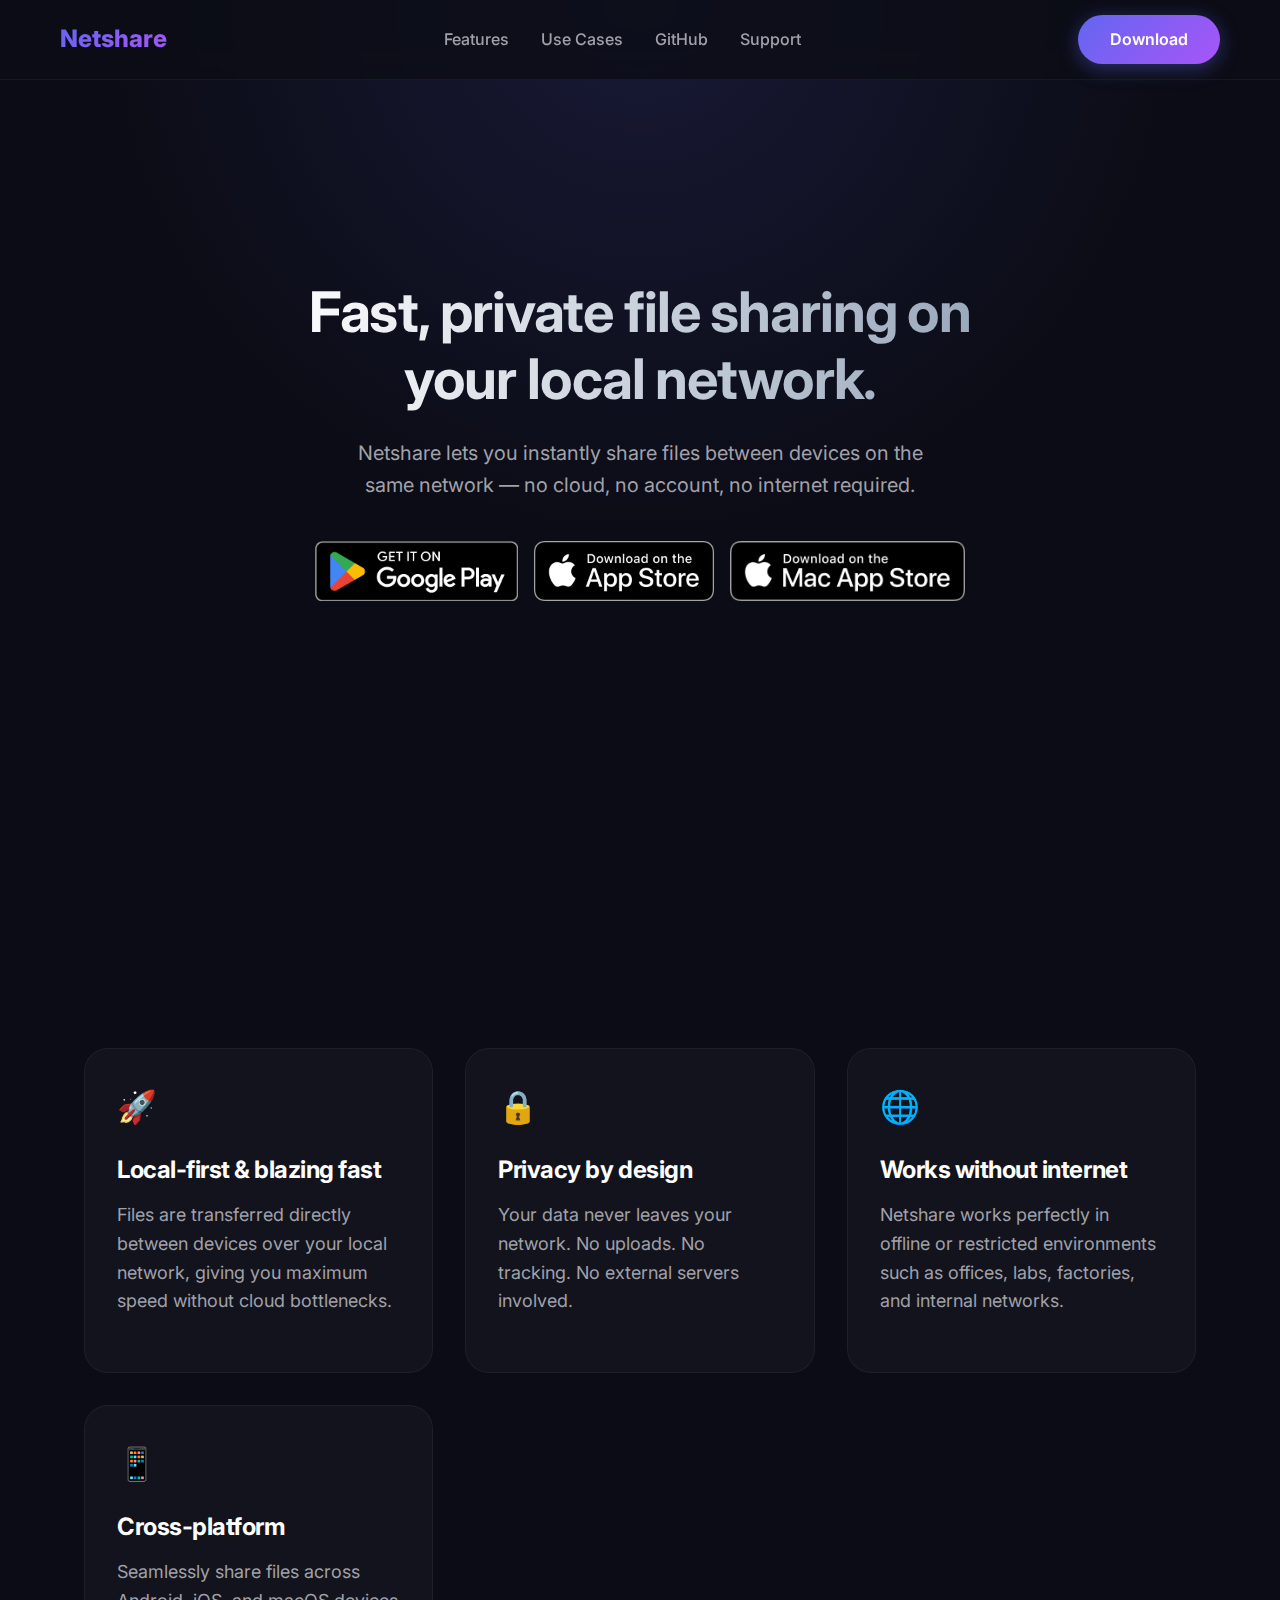
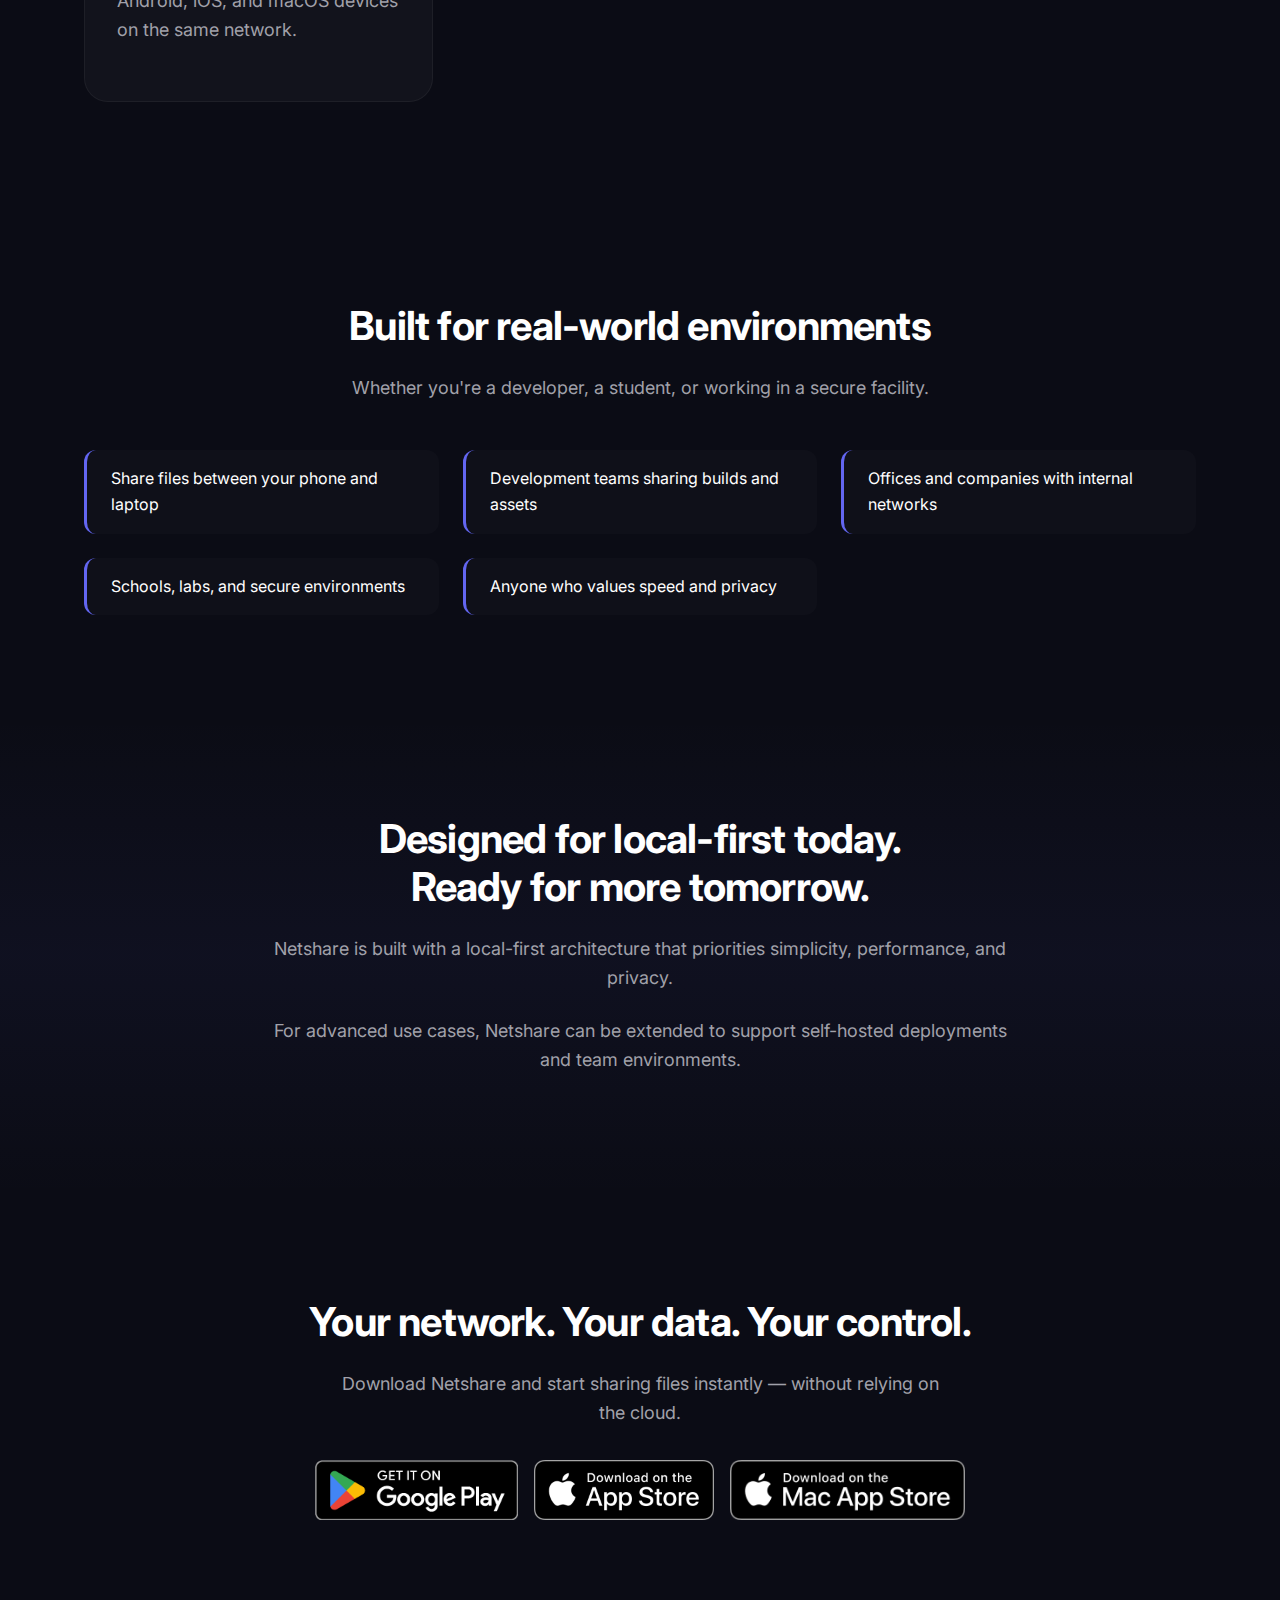
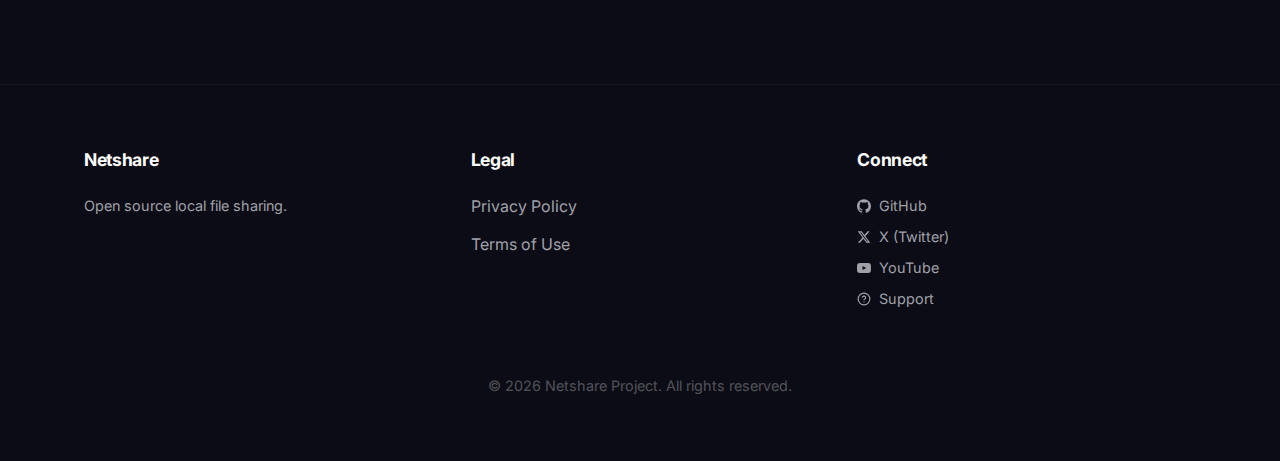
<file: index.html>
<!DOCTYPE html>
<html lang="en">

<head>
    <meta charset="UTF-8">
    <meta name="viewport" content="width=device-width, initial-scale=1.0">
    <title>Netshare - Fast, Private, Local File Sharing</title>
    <meta name="description"
        content="Share files instantly between devices on your local network without internet. No cloud, no tracking, just speed.">

    <!-- Favicon -->
    <link rel="icon" type="image/x-icon" href="assets/images/appicon.ico">

    <!-- Google Fonts -->
    <link rel="preconnect" href="https://fonts.googleapis.com">
    <link rel="preconnect" href="https://fonts.gstatic.com" crossorigin>
    <link href="https://fonts.googleapis.com/css2?family=Inter:wght@300;400;500;600;700;800&display=swap"
        rel="stylesheet">

    <link rel="stylesheet" href="assets/css/style.css">
</head>

<body>
    <header>
        <div class="container nav-container">
            <a href="/" class="logo">Netshare</a>
            <nav class="nav-links">
                <a href="#features">Features</a>
                <a href="#use-cases">Use Cases</a>
                <a href="https://github.com/NetShareOSS/netshare" target="_blank">GitHub</a>
                <a href="support/">Support</a>
            </nav>
            <a href="#" class="btn btn-primary link-android" target="_blank">Download</a>
        </div>
    </header>

    <main>
        <!-- Hero Section -->
        <section class="hero">
            <div class="container hero-content">
                <h1>Fast, private file sharing on your local network.</h1>
                <p class="hero-subtitle">
                    Netshare lets you instantly share files between devices on the same network —
                    no cloud, no account, no internet required.
                </p>
                <div class="hero-actions">
                    <a href="#" class="store-badge link-android" target="_blank">
                        <img src="assets/images/GooglePlay_Badge.png" alt="Get it on Google Play">
                    </a>
                    <a href="#" class="store-badge link-ios" target="_blank">
                        <img src="assets/images/App_Store_Badge.png" alt="Download on the App Store">
                    </a>
                    <a href="#" class="store-badge link-macos" target="_blank">
                        <img src="assets/images/Mac_App_Store_Badge.png" alt="Download on Mac App Store">
                    </a>
                </div>
            </div>
        </section>

        <!-- Value Propositions -->
        <section id="features">
            <div class="container">
                <div class="features-grid">
                    <div class="feature-card">
                        <span class="feature-icon">🚀</span>
                        <h3>Local-first & blazing fast</h3>
                        <p>Files are transferred directly between devices over your local network, giving you maximum
                            speed without cloud bottlenecks.</p>
                    </div>
                    <div class="feature-card">
                        <span class="feature-icon">🔒</span>
                        <h3>Privacy by design</h3>
                        <p>Your data never leaves your network. No uploads. No tracking. No external servers involved.
                        </p>
                    </div>
                    <div class="feature-card">
                        <span class="feature-icon">🌐</span>
                        <h3>Works without internet</h3>
                        <p>Netshare works perfectly in offline or restricted environments such as offices, labs,
                            factories, and internal networks.</p>
                    </div>
                    <div class="feature-card">
                        <span class="feature-icon">📱</span>
                        <h3>Cross-platform</h3>
                        <p>Seamlessly share files across Android, iOS, and macOS devices on the same network.</p>
                    </div>
                </div>
            </div>
        </section>

        <!-- Use Cases -->
        <section id="use-cases">
            <div class="container">
                <div class="arch-content">
                    <h2>Built for real-world environments</h2>
                    <p>Whether you're a developer, a student, or working in a secure facility.</p>
                </div>
                <div class="use-cases-list" style="margin-top: 3rem;">
                    <div class="use-case-item">Share files between your phone and laptop</div>
                    <div class="use-case-item">Development teams sharing builds and assets</div>
                    <div class="use-case-item">Offices and companies with internal networks</div>
                    <div class="use-case-item">Schools, labs, and secure environments</div>
                    <div class="use-case-item">Anyone who values speed and privacy</div>
                </div>
            </div>
        </section>

        <!-- Architecture -->
        <section class="architecture">
            <div class="container arch-content">
                <h2>Designed for local-first today. <br>Ready for more tomorrow.</h2>
                <p>Netshare is built with a local-first architecture that priorities simplicity, performance, and
                    privacy.</p>
                <p>For advanced use cases, Netshare can be extended to support self-hosted deployments and team
                    environments.</p>
            </div>
        </section>

        <!-- Closing CTA -->
        <section style="text-align: center;">
            <div class="container">
                <h2>Your network. Your data. Your control.</h2>
                <p style="margin: 1rem auto 2rem; max-width: 600px;">
                    Download Netshare and start sharing files instantly — without relying on the cloud.
                </p>
                <div class="hero-actions" style="justify-content: center;">
                    <a href="#" class="store-badge link-android" target="_blank">
                        <img src="assets/images/GooglePlay_Badge.png" alt="Get it on Google Play">
                    </a>
                    <a href="#" class="store-badge link-ios" target="_blank">
                        <img src="assets/images/App_Store_Badge.png" alt="Download on the App Store">
                    </a>
                    <a href="#" class="store-badge link-macos" target="_blank">
                        <img src="assets/images/Mac_App_Store_Badge.png" alt="Download on Mac App Store">
                    </a>
                </div>
            </div>
        </section>
    </main>

    <footer>
        <div class="container">
            <div class="footer-content">
                <div class="footer-links">
                    <h4>Netshare</h4>
                    <p style="font-size: 0.9rem;">Open source local file sharing.</p>
                </div>
                <div class="footer-links">
                    <h4>Legal</h4>
                    <ul>
                        <li><a href="privacy/">Privacy Policy</a></li>
                        <li><a href="terms/">Terms of Use</a></li>
                    </ul>
                </div>
                <div class="footer-links">
                    <h4>Connect</h4>
                    <div class="social-links">
                        <a href="https://github.com/NetShareOSS/netshare" target="_blank" class="social-item">
                            <div class="social-icon">
                                <svg viewBox="0 0 24 24" fill="currentColor">
                                    <path
                                        d="M12 .297c-6.63 0-12 5.373-12 12 0 5.303 3.438 9.8 8.205 11.385.6.113.82-.258.82-.577 0-.285-.01-1.04-.015-2.04-3.338.724-4.042-1.61-4.042-1.61C4.422 18.07 3.633 17.7 3.633 17.7c-1.087-.744.084-.729.084-.729 1.205.084 1.838 1.236 1.838 1.236 1.07 1.835 2.809 1.305 3.495.998.108-.776.417-1.305.76-1.605-2.665-.3-5.466-1.332-5.466-5.93 0-1.31.465-2.38 1.235-3.22-.135-.303-.54-1.523.105-3.176 0 0 1.005-.322 3.3 1.23.96-.267 1.98-.399 3-.405 1.02.006 2.04.138 3 .405 2.28-1.552 3.285-1.23 3.285-1.23.645 1.653.24 2.873.12 3.176.765.84 1.23 1.91 1.23 3.22 0 4.61-2.805 5.625-5.475 5.92.43.372.823 1.102.823 2.222 0 1.606-.015 2.896-.015 3.286 0 .315.21.69.825.57C20.565 22.092 24 17.592 24 12.297c0-6.627-5.373-12-12-12" />
                                </svg>
                            </div>
                            <span>GitHub</span>
                        </a>
                        <a href="https://x.com/NetShareOSS" target="_blank" class="social-item">
                            <div class="social-icon">
                                <svg viewBox="0 0 24 24" fill="currentColor">
                                    <path
                                        d="M18.244 2.25h3.308l-7.227 8.26 8.502 11.24H16.17l-5.214-6.817L4.99 21.75H1.68l7.73-8.835L1.254 2.25H8.08l4.713 6.231zm-1.161 17.52h1.833L7.084 4.126H5.117z" />
                                </svg>
                            </div>
                            <span>X (Twitter)</span>
                        </a>
                        <a href="https://www.youtube.com/@NetShareOSS" target="_blank" class="social-item">
                            <div class="social-icon">
                                <svg viewBox="0 0 24 24" fill="currentColor">
                                    <path
                                        d="M23.498 6.186a3.016 3.016 0 0 0-2.122-2.136C19.505 3.545 12 3.545 12 3.545s-7.505 0-9.377.505A3.017 3.017 0 0 0 .502 6.186C0 8.07 0 12 0 12s0 3.93.502 5.814a3.016 3.016 0 0 0 2.122 2.136c1.871.505 9.376.505 9.376.505s7.505 0 9.377-.505a3.015 3.015 0 0 0 2.122-2.136C24 15.93 24 12 24 12s0-3.93-.502-5.814zM9.545 15.568V8.432L15.818 12l-6.273 3.568z" />
                                </svg>
                            </div>
                            <span>YouTube</span>
                        </a>
                        <a href="support/" class="social-item">
                            <div class="social-icon">
                                <svg viewBox="0 0 24 24" fill="none" stroke="currentColor" stroke-width="2"
                                    stroke-linecap="round" stroke-linejoin="round">
                                    <circle cx="12" cy="12" r="10" />
                                    <path d="M9.09 9a3 3 0 0 1 5.83 1c0 2-3 3-3 3" />
                                    <line x1="12" y1="17" x2="12.01" y2="17" />
                                </svg>
                            </div>
                            <span>Support</span>
                        </a>
                    </div>
                </div>
            </div>
            <div class="copyright">
                &copy; 2026 Netshare Project. All rights reserved.
            </div>
        </div>
    </footer>

    <script src="assets/js/constants.js"></script>
    <script src="assets/js/main.js"></script>
</body>

</html>
</file>
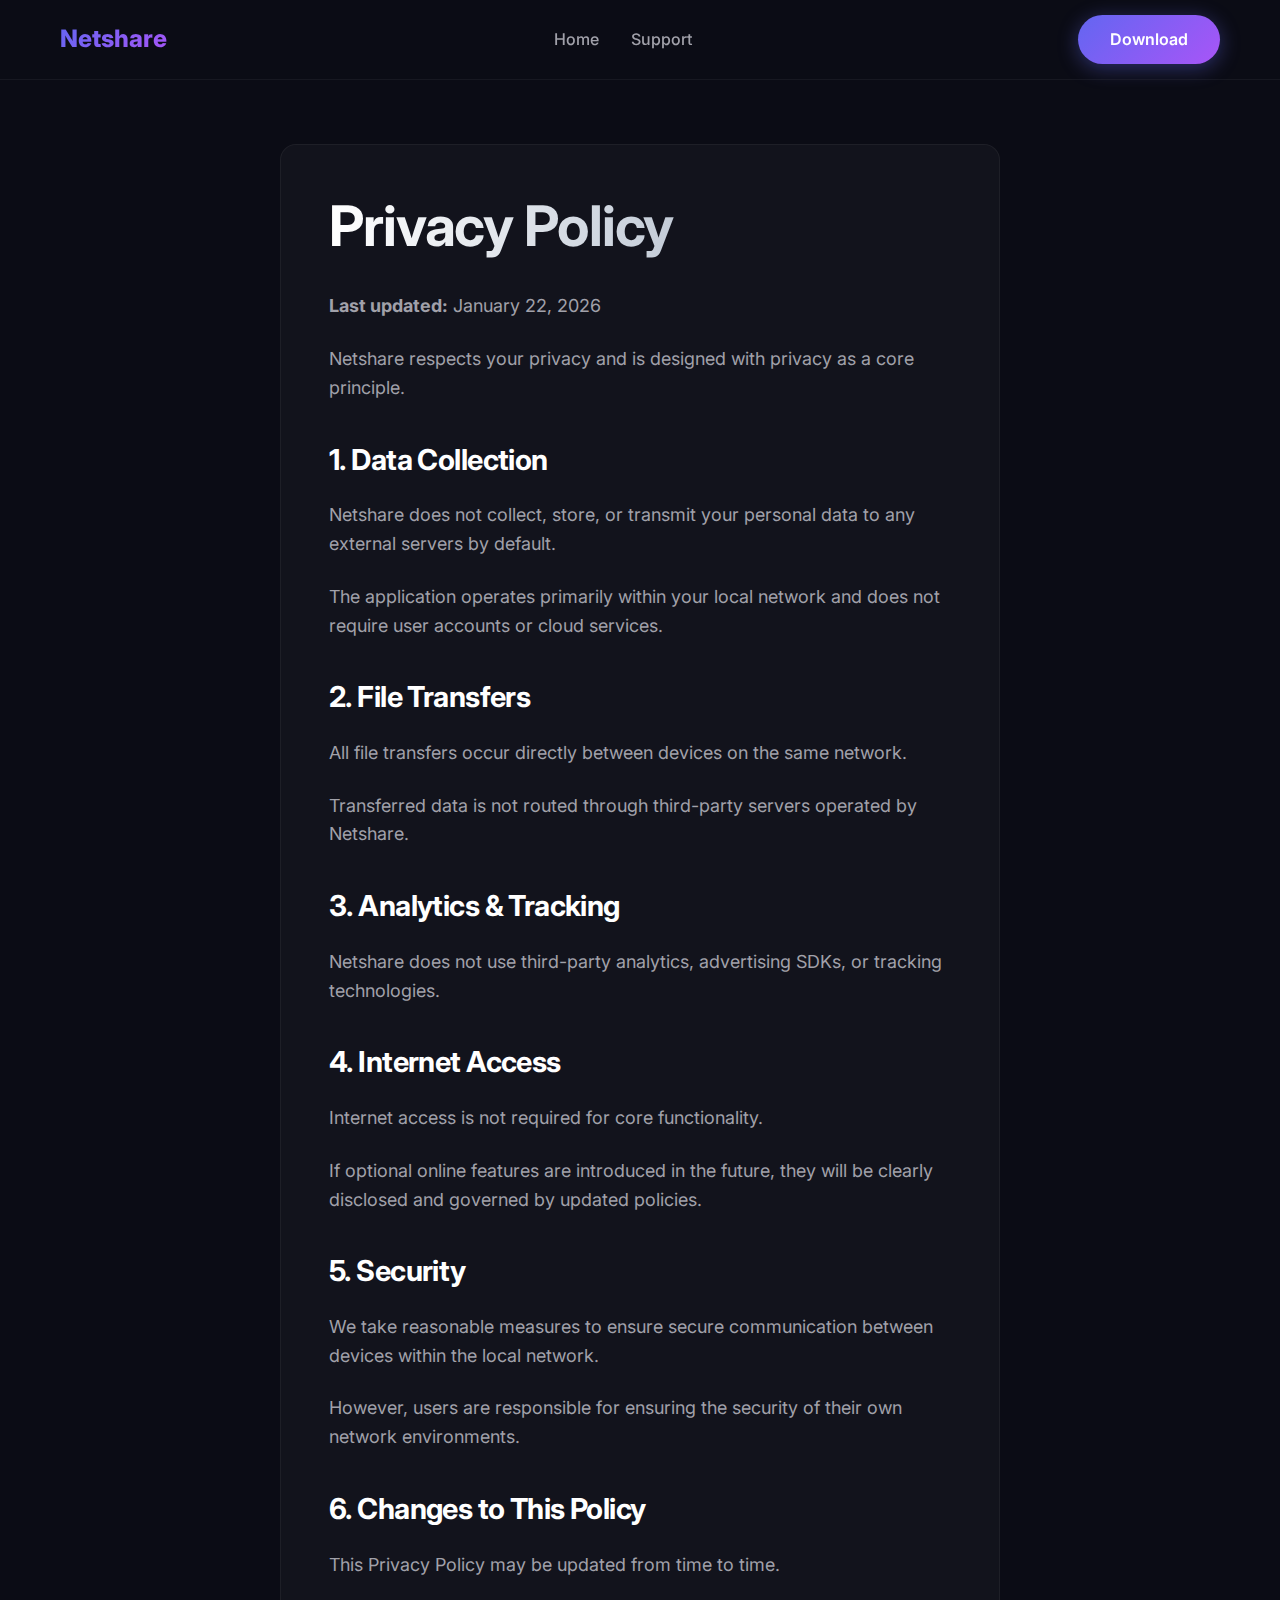
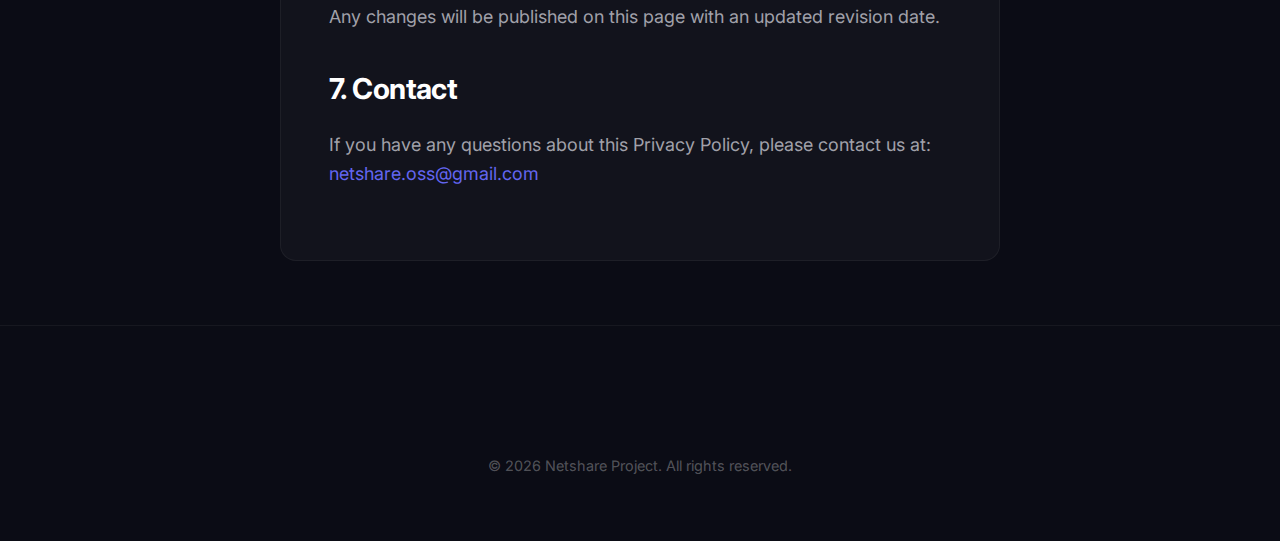
<file: privacy/index.html>
<!DOCTYPE html>
<html lang="en">

<head>
    <meta charset="UTF-8">
    <meta name="viewport" content="width=device-width, initial-scale=1.0">
    <title>Privacy Policy - Netshare</title>
    <meta name="description" content="Privacy Policy for Netshare application.">
    <link rel="preconnect" href="https://fonts.googleapis.com">
    <link rel="preconnect" href="https://fonts.gstatic.com" crossorigin>
    <link href="https://fonts.googleapis.com/css2?family=Inter:wght@300;400;500;600;700;800&display=swap"
        rel="stylesheet">
    <link rel="stylesheet" href="../assets/css/style.css">
</head>

<body>
    <header>
        <div class="container nav-container">
            <a href="../" class="logo">Netshare</a>
            <nav class="nav-links">
                <a href="../">Home</a>
                <a href="../support/">Support</a>
            </nav>
            <a href="https://github.com/NetShareOSS/netshare/releases" class="btn btn-primary"
                target="_blank">Download</a>
        </div>
    </header>

    <main class="policy-page">
        <div class="container policy-content">
            <h1>Privacy Policy</h1>
            <p><strong>Last updated:</strong> January 22, 2026</p>

            <p>Netshare respects your privacy and is designed with privacy as a core principle.</p>

            <h2>1. Data Collection</h2>
            <p>Netshare does not collect, store, or transmit your personal data to any external servers by default.</p>
            <p>The application operates primarily within your local network and does not require user accounts or cloud
                services.</p>

            <h2>2. File Transfers</h2>
            <p>All file transfers occur directly between devices on the same network.</p>
            <p>Transferred data is not routed through third-party servers operated by Netshare.</p>

            <h2>3. Analytics & Tracking</h2>
            <p>Netshare does not use third-party analytics, advertising SDKs, or tracking technologies.</p>

            <h2>4. Internet Access</h2>
            <p>Internet access is not required for core functionality.</p>
            <p>If optional online features are introduced in the future, they will be clearly disclosed and governed by
                updated policies.</p>

            <h2>5. Security</h2>
            <p>We take reasonable measures to ensure secure communication between devices within the local network.</p>
            <p>However, users are responsible for ensuring the security of their own network environments.</p>

            <h2>6. Changes to This Policy</h2>
            <p>This Privacy Policy may be updated from time to time.</p>
            <p>Any changes will be published on this page with an updated revision date.</p>

            <h2>7. Contact</h2>
            <p>If you have any questions about this Privacy Policy, please contact us at: <a
                    href="mailto:netshare.oss@gmail.com" style="color:var(--accent);">netshare.oss@gmail.com</a></p>
        </div>
    </main>

    <footer>
        <div class="container">
            <div class="copyright">
                &copy; 2026 Netshare Project. All rights reserved.
            </div>
        </div>
    </footer>
</body>

</html>
</file>
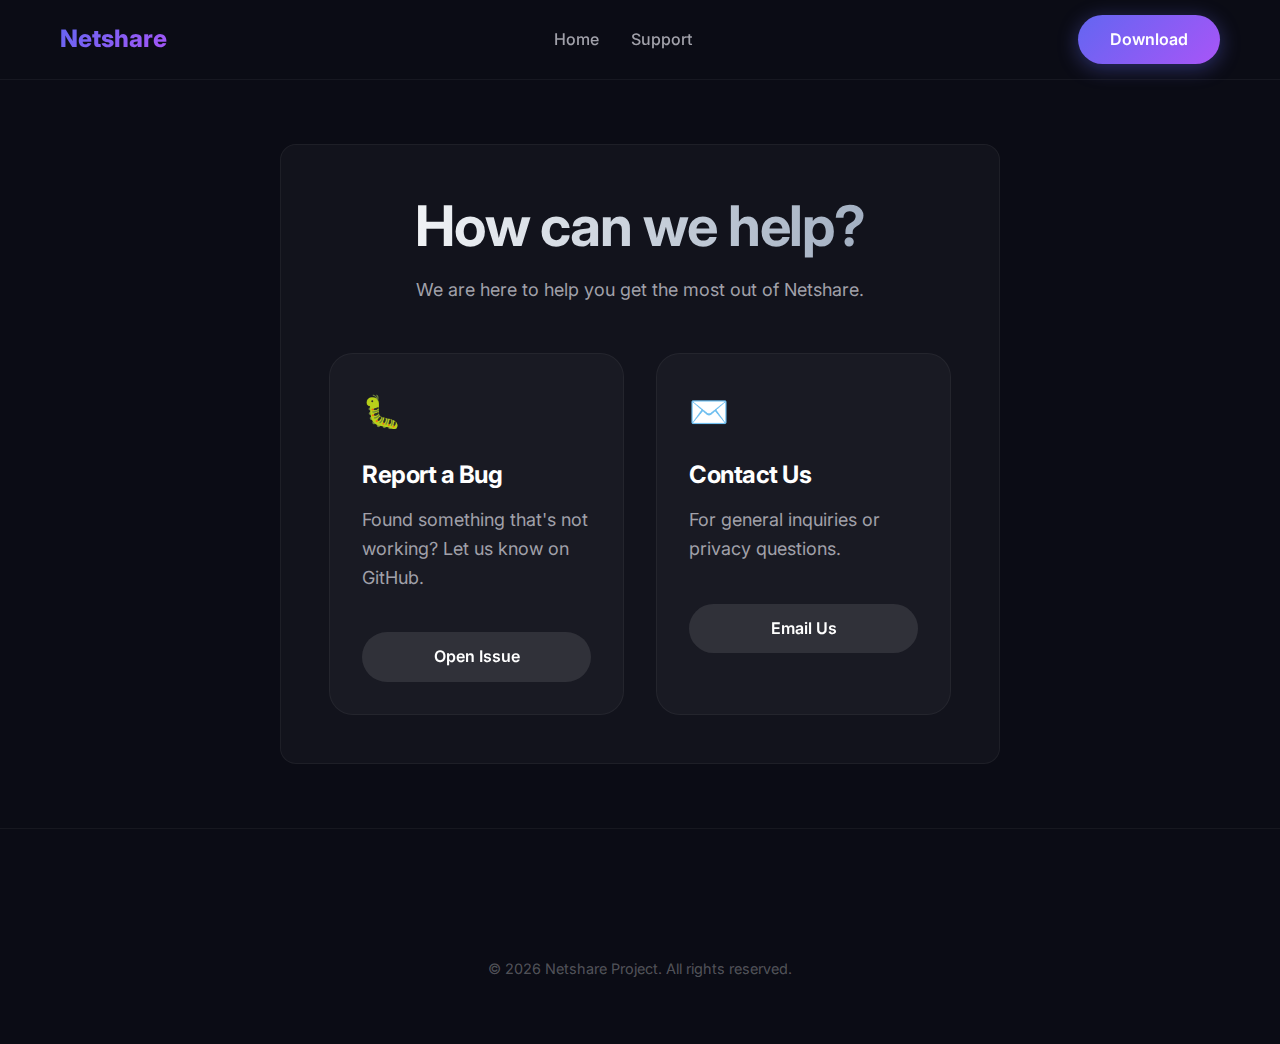
<file: support/index.html>
<!DOCTYPE html>
<html lang="en">

<head>
    <meta charset="UTF-8">
    <meta name="viewport" content="width=device-width, initial-scale=1.0">
    <title>Support - Netshare</title>
    <meta name="description" content="Get support for Netshare.">
    <link rel="preconnect" href="https://fonts.googleapis.com">
    <link rel="preconnect" href="https://fonts.gstatic.com" crossorigin>
    <link href="https://fonts.googleapis.com/css2?family=Inter:wght@300;400;500;600;700;800&display=swap"
        rel="stylesheet">
    <link rel="stylesheet" href="../assets/css/style.css">
</head>

<body>
    <header>
        <div class="container nav-container">
            <a href="../" class="logo">Netshare</a>
            <nav class="nav-links">
                <a href="../">Home</a>
                <a href="#" class="active">Support</a>
            </nav>
            <a href="https://github.com/NetShareOSS/netshare/releases" class="btn btn-primary"
                target="_blank">Download</a>
        </div>
    </header>

    <main class="policy-page">
        <div class="container policy-content" style="text-align: center;">
            <h1 style="margin-bottom: 1rem;">How can we help?</h1>
            <p style="margin-bottom: 3rem;">We are here to help you get the most out of Netshare.</p>

            <div class="features-grid"
                style="grid-template-columns: repeat(auto-fit, minmax(250px, 1fr)); text-align: left; margin-top: 0;">
                <div class="feature-card">
                    <span class="feature-icon">🐛</span>
                    <h3>Report a Bug</h3>
                    <p>Found something that's not working? Let us know on GitHub.</p>
                    <a href="https://github.com/NetShareOSS/netshare/issues" class="btn btn-secondary" target="_blank"
                        style="width: 100%; margin-top: 1rem;">Open Issue</a>
                </div>

                <div class="feature-card">
                    <span class="feature-icon">✉️</span>
                    <h3>Contact Us</h3>
                    <p>For general inquiries or privacy questions.</p>
                    <a href="mailto:netshare.oss@gmail.com" class="btn btn-secondary"
                        style="width: 100%; margin-top: 1rem;">Email Us</a>
                </div>
            </div>
        </div>
    </main>

    <footer>
        <div class="container">
            <div class="copyright">
                &copy; 2026 Netshare Project. All rights reserved.
            </div>
        </div>
    </footer>
</body>

</html>
</file>
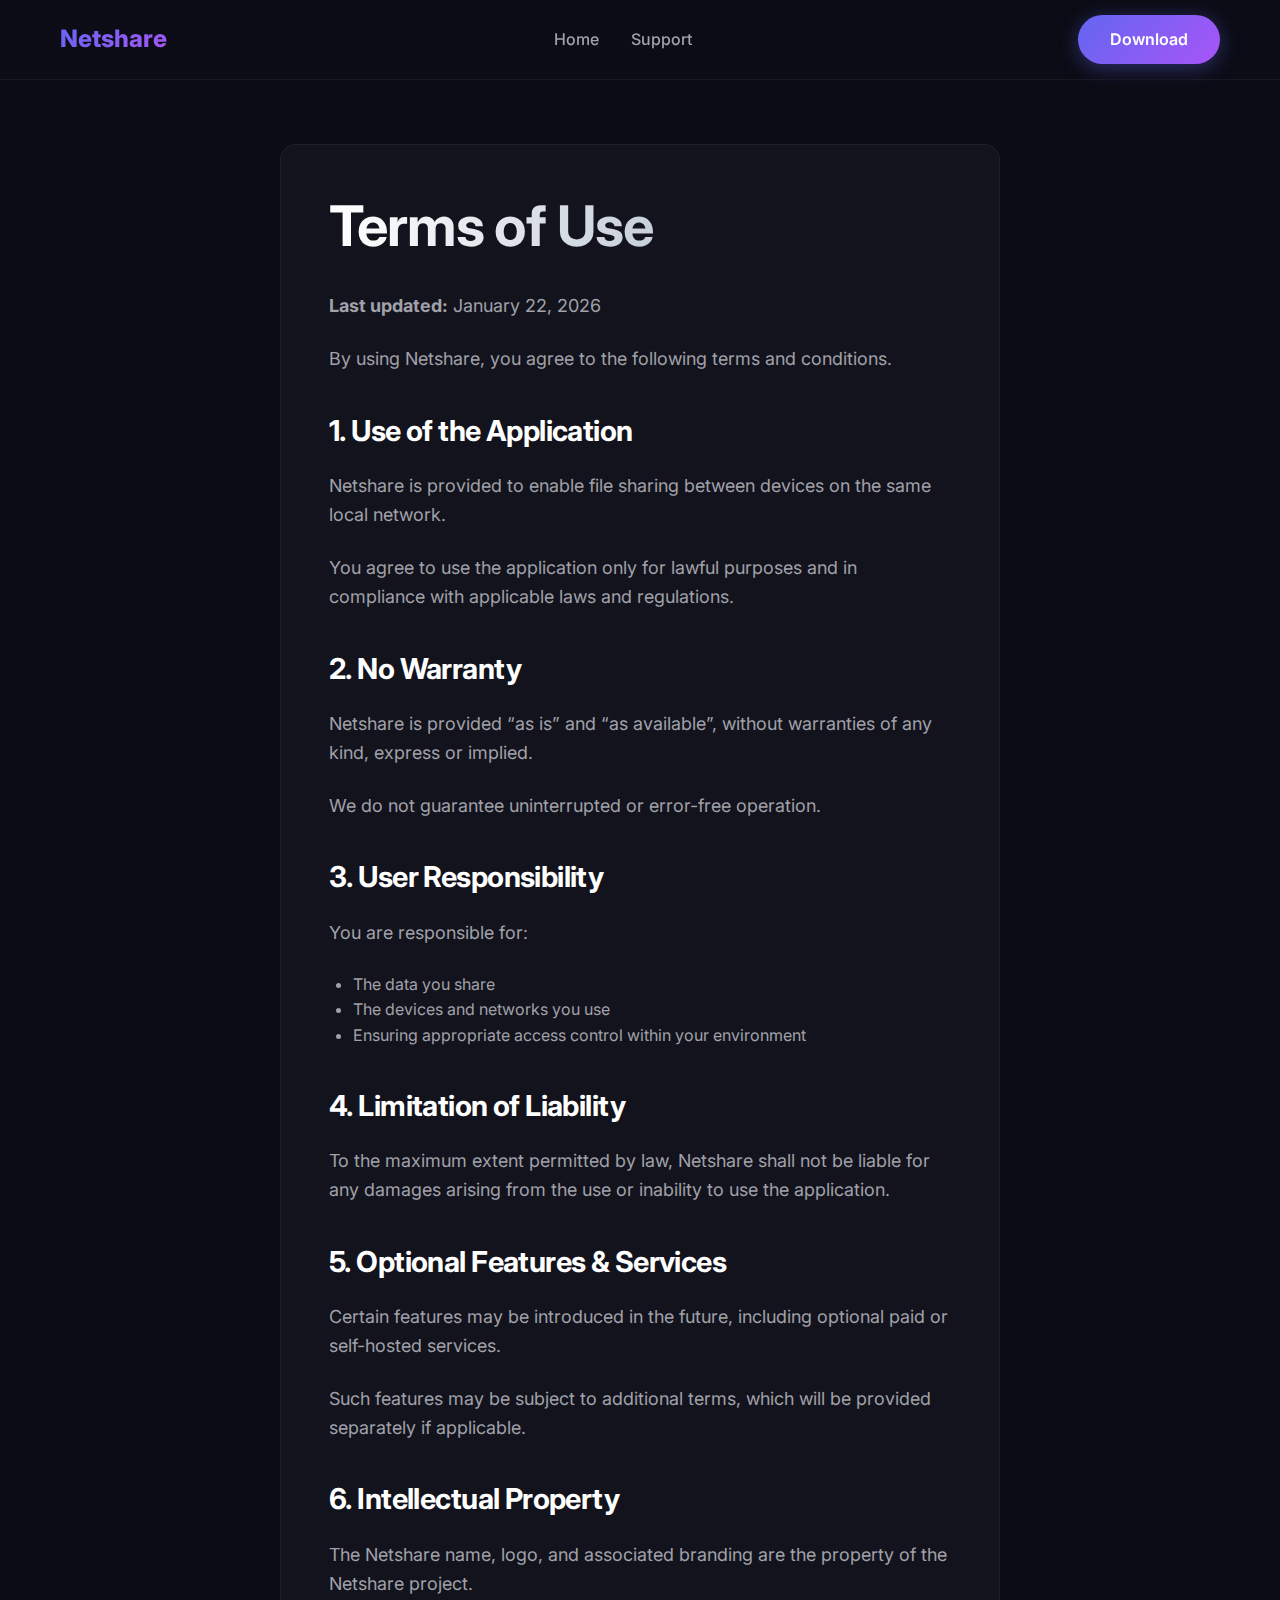
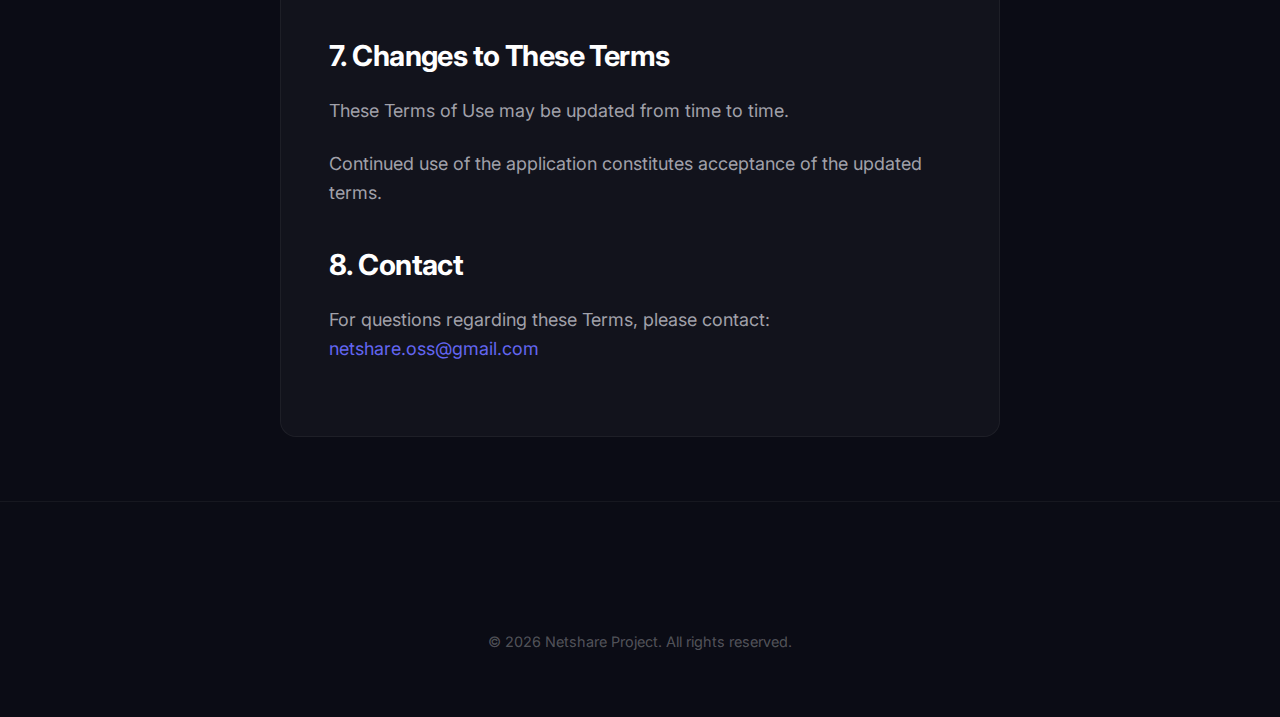
<file: terms/index.html>
<!DOCTYPE html>
<html lang="en">

<head>
    <meta charset="UTF-8">
    <meta name="viewport" content="width=device-width, initial-scale=1.0">
    <title>Terms of Use - Netshare</title>
    <meta name="description" content="Terms of Use for Netshare application.">
    <link rel="preconnect" href="https://fonts.googleapis.com">
    <link rel="preconnect" href="https://fonts.gstatic.com" crossorigin>
    <link href="https://fonts.googleapis.com/css2?family=Inter:wght@300;400;500;600;700;800&display=swap"
        rel="stylesheet">
    <link rel="stylesheet" href="../assets/css/style.css">
</head>

<body>
    <header>
        <div class="container nav-container">
            <a href="../" class="logo">Netshare</a>
            <nav class="nav-links">
                <a href="../">Home</a>
                <a href="../support/">Support</a>
            </nav>
            <a href="https://github.com/NetShareOSS/netshare/releases" class="btn btn-primary"
                target="_blank">Download</a>
        </div>
    </header>

    <main class="policy-page">
        <div class="container policy-content">
            <h1>Terms of Use</h1>
            <p><strong>Last updated:</strong> January 22, 2026</p>

            <p>By using Netshare, you agree to the following terms and conditions.</p>

            <h2>1. Use of the Application</h2>
            <p>Netshare is provided to enable file sharing between devices on the same local network.</p>
            <p>You agree to use the application only for lawful purposes and in compliance with applicable laws and
                regulations.</p>

            <h2>2. No Warranty</h2>
            <p>Netshare is provided “as is” and “as available”, without warranties of any kind, express or implied.</p>
            <p>We do not guarantee uninterrupted or error-free operation.</p>

            <h2>3. User Responsibility</h2>
            <p>You are responsible for:</p>
            <ul style="list-style: disc; margin-left: 1.5rem; color: var(--text-secondary); margin-bottom: 1.5rem;">
                <li>The data you share</li>
                <li>The devices and networks you use</li>
                <li>Ensuring appropriate access control within your environment</li>
            </ul>

            <h2>4. Limitation of Liability</h2>
            <p>To the maximum extent permitted by law, Netshare shall not be liable for any damages arising from the use
                or inability to use the application.</p>

            <h2>5. Optional Features & Services</h2>
            <p>Certain features may be introduced in the future, including optional paid or self-hosted services.</p>
            <p>Such features may be subject to additional terms, which will be provided separately if applicable.</p>

            <h2>6. Intellectual Property</h2>
            <p>The Netshare name, logo, and associated branding are the property of the Netshare project.</p>

            <h2>7. Changes to These Terms</h2>
            <p>These Terms of Use may be updated from time to time.</p>
            <p>Continued use of the application constitutes acceptance of the updated terms.</p>

            <h2>8. Contact</h2>
            <p>For questions regarding these Terms, please contact: <a href="mailto:netshare.oss@gmail.com"
                    style="color:var(--accent);">netshare.oss@gmail.com</a></p>
        </div>
    </main>

    <footer>
        <div class="container">
            <div class="copyright">
                &copy; 2026 Netshare Project. All rights reserved.
            </div>
        </div>
    </footer>
</body>

</html>
</file>
<file: assets/css/style.css>
/* Global Vars & Reset */
:root {
    --bg-color: #0b0c15;
    --card-bg: rgba(255, 255, 255, 0.03);
    --card-border: rgba(255, 255, 255, 0.05);
    --text-primary: #ffffff;
    --text-secondary: #a1a1aa;
    --accent: #6366f1;
    --accent-glow: rgba(99, 102, 241, 0.4);
    --gradient-primary: linear-gradient(135deg, #6366f1 0%, #a855f7 100%);
    --font-main: 'Inter', sans-serif;

    --container-max-width: 1200px;
    --header-height: 80px;
}

* {
    margin: 0;
    padding: 0;
    box-sizing: border-box;
}

body {
    background-color: var(--bg-color);
    color: var(--text-primary);
    font-family: var(--font-main);
    line-height: 1.6;
    overflow-x: hidden;
    -webkit-font-smoothing: antialiased;
}

a {
    text-decoration: none;
    color: inherit;
    transition: all 0.3s ease;
}

ul {
    list-style: none;
}

/* Typography */
h1,
h2,
h3,
h4,
h5,
h6 {
    font-weight: 700;
    line-height: 1.2;
    letter-spacing: -0.02em;
}

h1 {
    font-size: 3.5rem;
    background: linear-gradient(to right, #fff, #94a3b8);
    background-clip: text;
    -webkit-background-clip: text;
    -webkit-text-fill-color: transparent;
}

h2 {
    font-size: 2.5rem;
    margin-bottom: 1.5rem;
}

h3 {
    font-size: 1.5rem;
    margin-bottom: 1rem;
}

p {
    color: var(--text-secondary);
    margin-bottom: 1.5rem;
    font-size: 1.125rem;
}

/* Layout Utilities */
.container {
    width: 90%;
    max-width: var(--container-max-width);
    margin: 0 auto;
    padding: 0 20px;
}

section {
    padding: 100px 0;
    position: relative;
}

/* Header */
header {
    height: var(--header-height);
    display: flex;
    align-items: center;
    position: fixed;
    top: 0;
    left: 0;
    width: 100%;
    z-index: 1000;
    background: rgba(11, 12, 21, 0.8);
    backdrop-filter: blur(12px);
    border-bottom: 1px solid rgba(255, 255, 255, 0.05);
}

.nav-container {
    display: flex;
    justify-content: space-between;
    align-items: center;
    width: 100%;
}

.logo {
    font-size: 1.5rem;
    font-weight: 800;
    background: var(--gradient-primary);
    background-clip: text;
    -webkit-background-clip: text;
    -webkit-text-fill-color: transparent;
}

.nav-links {
    display: flex;
    gap: 2rem;
}

.nav-links a {
    color: var(--text-secondary);
    font-weight: 500;
}

.nav-links a:hover {
    color: var(--text-primary);
}

/* Buttons */
.btn {
    display: inline-block;
    padding: 12px 32px;
    border-radius: 50px;
    font-weight: 600;
    cursor: pointer;
    text-align: center;
    transition: transform 0.2s, box-shadow 0.2s;
}

.btn-primary {
    background: var(--gradient-primary);
    color: white;
    box-shadow: 0 4px 20px var(--accent-glow);
}

.btn-primary:hover {
    transform: translateY(-2px);
    box-shadow: 0 8px 30px var(--accent-glow);
}

.btn-secondary {
    background: rgba(255, 255, 255, 0.1);
    color: white;
    backdrop-filter: blur(5px);
}

.btn-secondary:hover {
    background: rgba(255, 255, 255, 0.2);
}

/* Hero Section */
.hero {
    min-height: 100vh;
    display: flex;
    align-items: center;
    padding-top: var(--header-height);
    text-align: center;
    background: radial-gradient(circle at 50% 0%, rgba(99, 102, 241, 0.15) 0%, transparent 50%);
}

.hero-content {
    max-width: 800px;
    margin: 0 auto;
}

.hero-subtitle {
    font-size: 1.25rem;
    max-width: 600px;
    margin: 1.5rem auto 2.5rem;
}

.hero-actions {
    display: flex;
    gap: 1rem;
    justify-content: center;
    flex-wrap: wrap;
    align-items: center;
}

/* Store Badges */
.store-badge {
    display: inline-block;
    transition: transform 0.2s, opacity 0.2s;
}

.store-badge img {
    height: 60px;
    width: auto;
    display: block;
}

.store-badge:hover {
    transform: translateY(-2px);
    opacity: 0.9;
}

.macos-btn {
    white-space: nowrap;
}

/* Features/Value Proposition */
.features-grid {
    display: grid;
    grid-template-columns: repeat(auto-fit, minmax(300px, 1fr));
    gap: 2rem;
    margin-top: 3rem;
}

.feature-card {
    background: var(--card-bg);
    border: 1px solid var(--card-border);
    padding: 2rem;
    border-radius: 1.5rem;
    transition: transform 0.3s, border-color 0.3s;
}

.feature-card:hover {
    transform: translateY(-5px);
    border-color: rgba(99, 102, 241, 0.3);
}

.feature-icon {
    font-size: 2rem;
    margin-bottom: 1.5rem;
    display: inline-block;
}

/* Use Cases */
.use-cases-list {
    list-style: none;
    display: grid;
    grid-template-columns: repeat(auto-fit, minmax(280px, 1fr));
    gap: 1.5rem;
}

.use-case-item {
    display: flex;
    align-items: center;
    gap: 1rem;
    background: rgba(255, 255, 255, 0.02);
    padding: 1rem 1.5rem;
    border-radius: 12px;
    border-left: 3px solid var(--accent);
}

/* Architecture */
.architecture {
    background: linear-gradient(180deg, transparent, rgba(99, 102, 241, 0.05), transparent);
}

.arch-content {
    text-align: center;
    max-width: 800px;
    margin: 0 auto;
}

/* Footer */
footer {
    padding: 4rem 0;
    border-top: 1px solid var(--card-border);
    margin-top: 4rem;
}

.footer-content {
    display: grid;
    grid-template-columns: repeat(auto-fit, minmax(200px, 1fr));
    gap: 3rem;
}

.footer-links h4 {
    color: var(--text-primary);
    margin-bottom: 1.5rem;
    font-size: 1.1rem;
}

.footer-links ul li {
    margin-bottom: 0.8rem;
}

.footer-links a {
    color: var(--text-secondary);
}

.footer-links a:hover {
    color: var(--accent);
}

.social-links {
    display: flex;
    flex-direction: column;
    gap: 0.5rem;
}

.social-item {
    display: flex;
    align-items: center;
    gap: 0.5rem;
    color: var(--text-secondary);
    font-size: 0.9rem;
    transition: color 0.3s ease;
}

.social-item:hover {
    color: var(--accent);
}

.social-icon {
    width: 14px;
    height: 14px;
    object-fit: contain;
    flex-shrink: 0;
}

.social-icon svg {
    display: block;
    width: 100%;
    height: 100%;
}

.copyright {
    text-align: center;
    margin-top: 4rem;
    color: rgba(255, 255, 255, 0.3);
    font-size: 0.9rem;
}

/* Policy Pages */
.policy-page {
    padding-top: calc(var(--header-height) + 4rem);
    max-width: 800px;
    margin: 0 auto;
}

.policy-content {
    background: var(--card-bg);
    padding: 3rem;
    border-radius: 1rem;
    border: 1px solid var(--card-border);
}

.policy-content h2 {
    font-size: 1.8rem;
    margin-top: 2.5rem;
    color: var(--text-primary);
}

.policy-content h1 {
    margin-bottom: 2rem;
}

/* Mobile Responsive */
@media (max-width: 768px) {
    h1 {
        font-size: 2.5rem;
    }

    h2 {
        font-size: 2rem;
    }

    .nav-links {
        display: none;
    }

    /* Simplified for now, can add hamburger later */
    section {
        padding: 60px 0;
    }

    .policy-content {
        padding: 1.5rem;
    }
}
</file>
